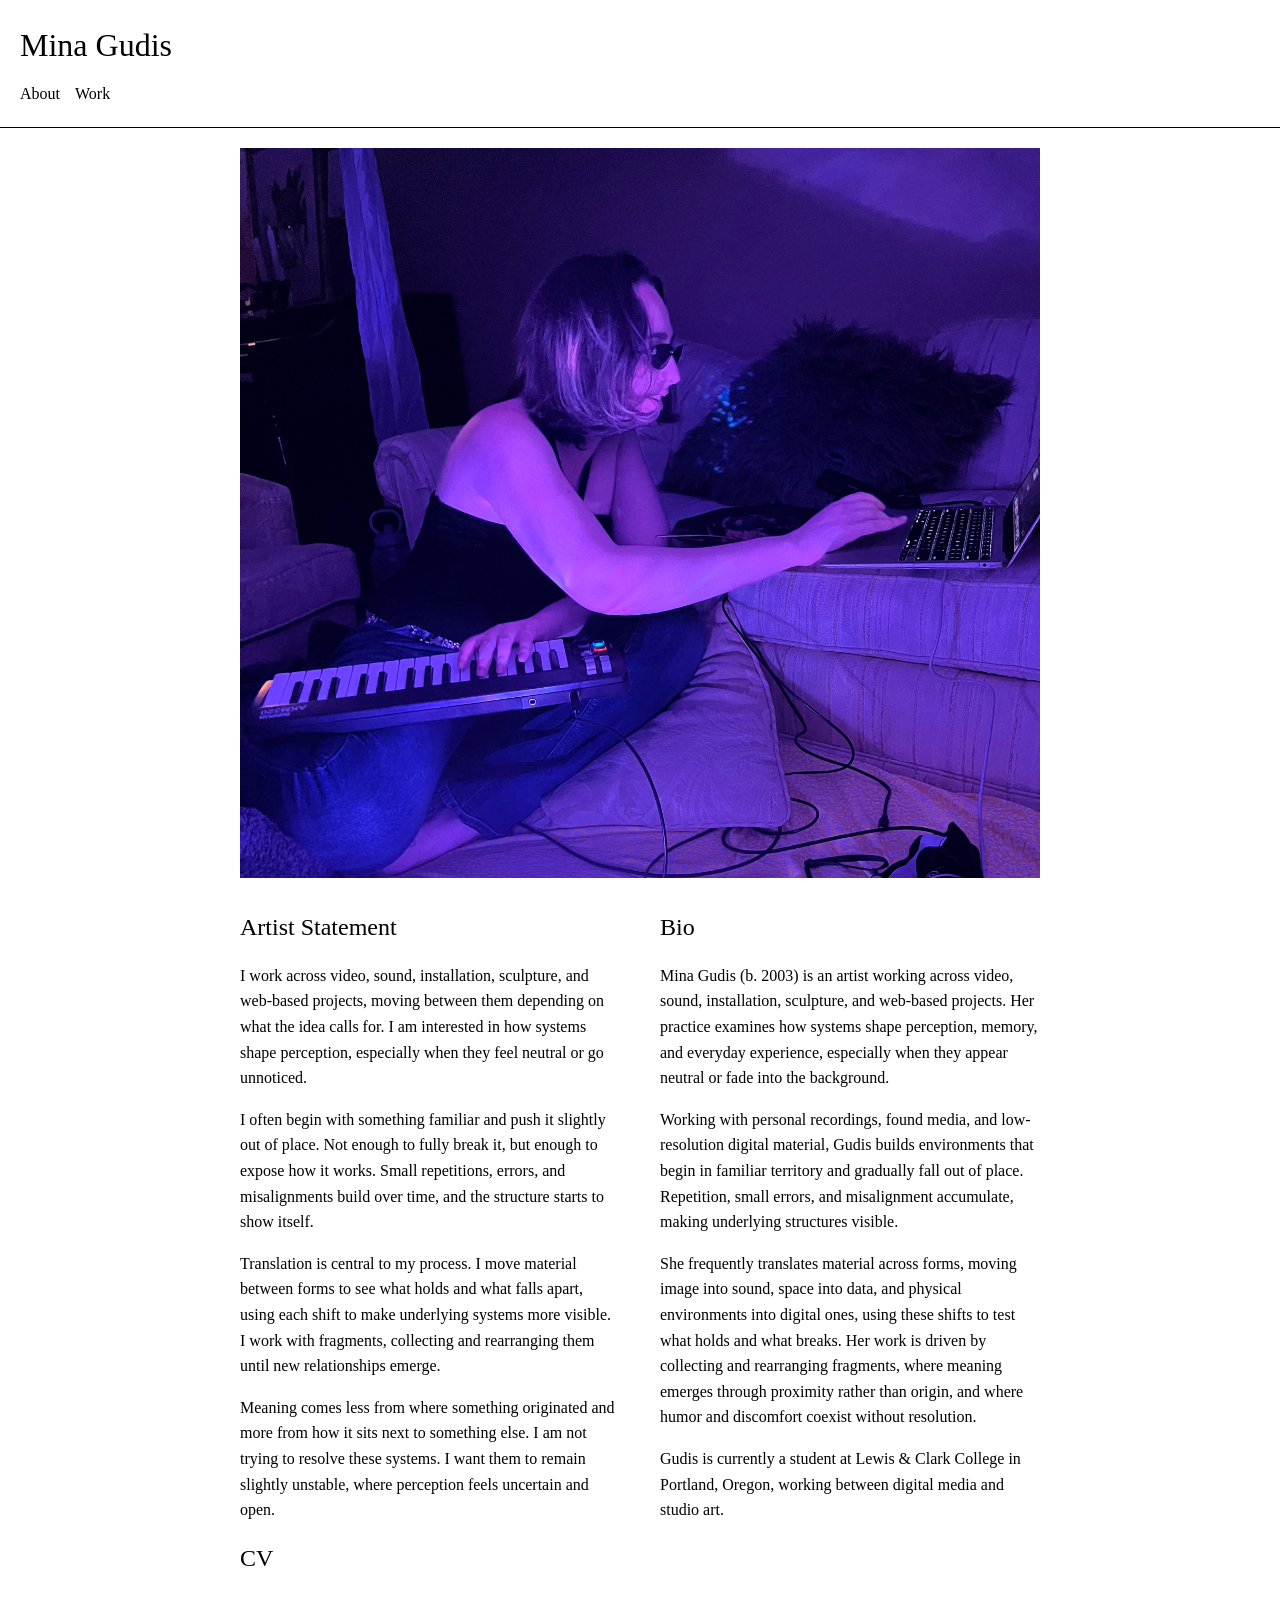
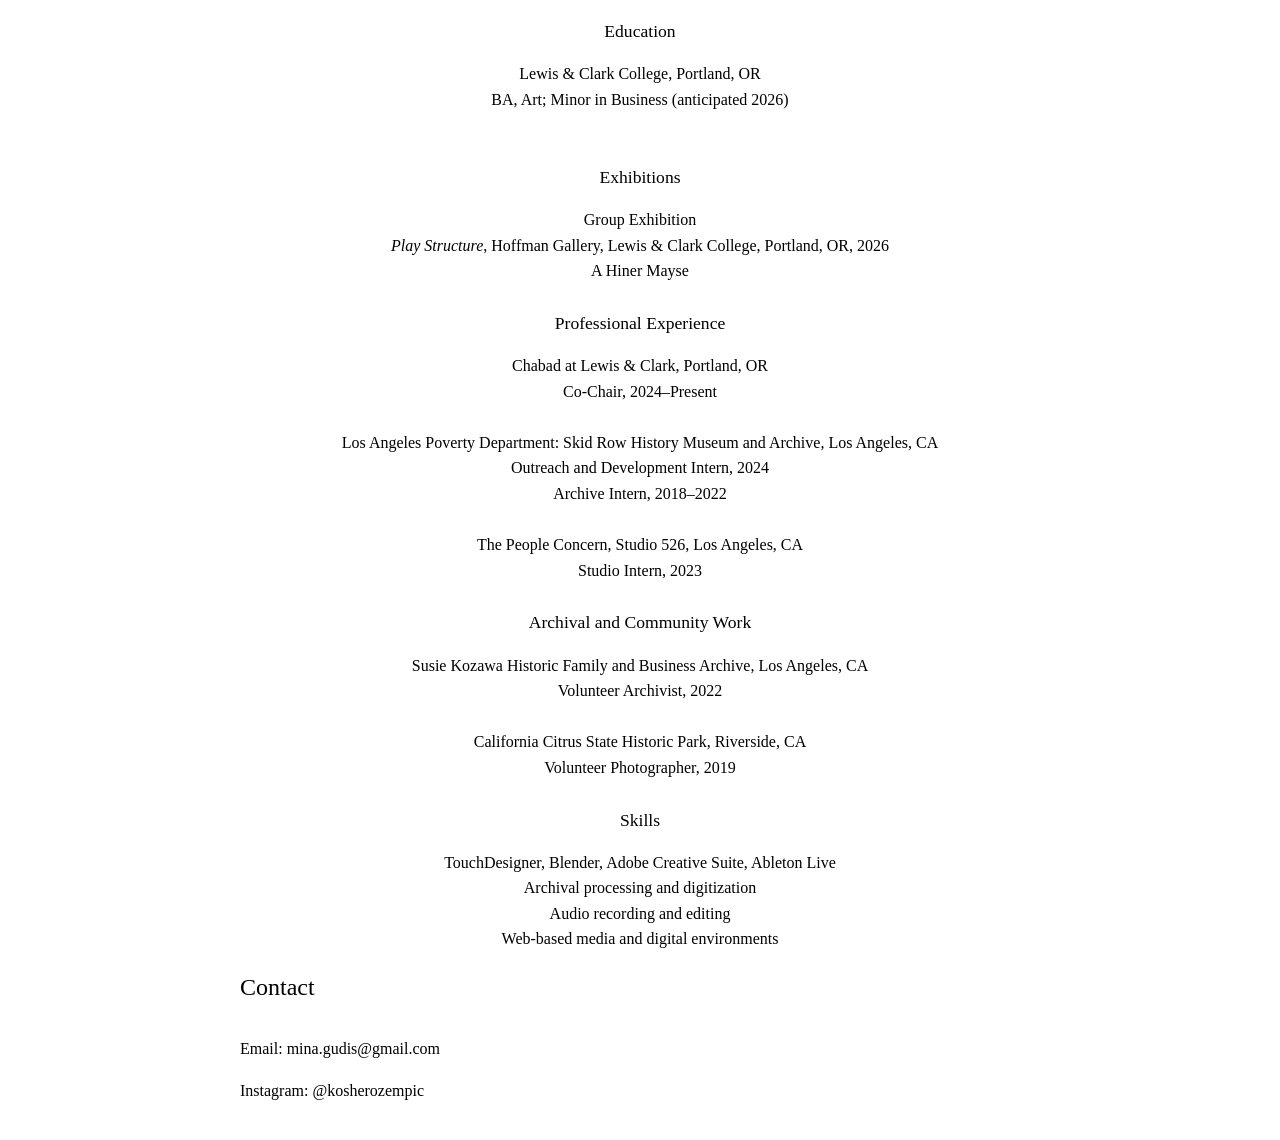
<file: index.html>
<!DOCTYPE html>
<html lang="en">
<head>
  <meta charset="UTF-8">
  <meta name="viewport" content="width=device-width, initial-scale=1.0">
  <title>Mina Gudis</title>
  <link rel="stylesheet" href="style.css">
</head>

<body>

<header>
  <h1>Mina Gudis</h1>

  <nav>

    <!-- ABOUT DROPDOWN -->
    <div class="dropdown">
      <button class="dropbtn">About</button>
      <div class="dropdown-content">
        <a href="index.html#statement">Artist Statement</a>
        <a href="index.html#bio">Bio</a>
        <a href="index.html#cv">CV</a>
        <a href="index.html#contact">Contact</a>
      </div>
    </div>

    <!-- WORK DROPDOWN -->
    <div class="dropdown">
      <button class="dropbtn">Work</button>
      <div class="dropdown-content">
        <a href="video.html">Video</a>
        <a href="photo.html">Photo</a>
        <a href="sound.html">Sound</a>
        <a href="misc.html">Misc</a>
      </div>
    </div>

  </nav>

</header>

<main>

  <!-- IMAGE -->
  <img src="IMG_6686.jpeg" alt="Mina Gudis" class="top-image">

  <!-- TWO COLUMN SECTION -->
  <div class="two-column">

    <!-- ARTIST STATEMENT -->
    <div>
      <h2 id="statement">Artist Statement</h2>

      <p>
        I work across video, sound, installation, sculpture, and web-based projects, moving between them depending on what the idea calls for. I am interested in how systems shape perception, especially when they feel neutral or go unnoticed.
      </p>

      <p>
        I often begin with something familiar and push it slightly out of place. Not enough to fully break it, but enough to expose how it works. Small repetitions, errors, and misalignments build over time, and the structure starts to show itself.
      </p>

      <p>
        Translation is central to my process. I move material between forms to see what holds and what falls apart, using each shift to make underlying systems more visible. I work with fragments, collecting and rearranging them until new relationships emerge.
      </p>

      <p>
        Meaning comes less from where something originated and more from how it sits next to something else. I am not trying to resolve these systems. I want them to remain slightly unstable, where perception feels uncertain and open.
      </p>
    </div>

    <!-- BIO -->
    <div>
      <h2 id="bio">Bio</h2>

      <p>
        Mina Gudis (b. 2003) is an artist working across video, sound, installation, sculpture, and web-based projects. Her practice examines how systems shape perception, memory, and everyday experience, especially when they appear neutral or fade into the background.
      </p>

      <p>
        Working with personal recordings, found media, and low-resolution digital material, Gudis builds environments that begin in familiar territory and gradually fall out of place. Repetition, small errors, and misalignment accumulate, making underlying structures visible.
      </p>

      <p>
        She frequently translates material across forms, moving image into sound, space into data, and physical environments into digital ones, using these shifts to test what holds and what breaks. Her work is driven by collecting and rearranging fragments, where meaning emerges through proximity rather than origin, and where humor and discomfort coexist without resolution.
      </p>

      <p>
        Gudis is currently a student at Lewis &amp; Clark College in Portland, Oregon, working between digital media and studio art.
      </p>
    </div>

  </div>

  <!-- CV -->
  <h2 id="cv">CV</h2>

  <div class="cv">

    <h3>Education</h3>
    <p>
      Lewis &amp; Clark College, Portland, OR<br>
      BA, Art; Minor in Business (anticipated 2026)<br><br>
    </p>

    <h3>Exhibitions</h3>
    <p>
      Group Exhibition<br>
      <em>Play Structure</em>, Hoffman Gallery, Lewis &amp; Clark College, Portland, OR, 2026<br>
      A Hiner Mayse
    </p>

    <h3>Professional Experience</h3>
    <p>
      Chabad at Lewis &amp; Clark, Portland, OR<br>
      Co-Chair, 2024–Present<br><br>

      Los Angeles Poverty Department: Skid Row History Museum and Archive, Los Angeles, CA<br>
      Outreach and Development Intern, 2024<br>
      Archive Intern, 2018–2022<br><br>

      The People Concern, Studio 526, Los Angeles, CA<br>
      Studio Intern, 2023
    </p>

    <h3>Archival and Community Work</h3>
    <p>
      Susie Kozawa Historic Family and Business Archive, Los Angeles, CA<br>
      Volunteer Archivist, 2022<br><br>

      California Citrus State Historic Park, Riverside, CA<br>
      Volunteer Photographer, 2019
    </p>

    <h3>Skills</h3>
    <p>
      TouchDesigner, Blender, Adobe Creative Suite, Ableton Live<br>
      Archival processing and digitization<br>
      Audio recording and editing<br>
      Web-based media and digital environments
    </p>

  </div>

  <!-- CONTACT -->
  <h2 id="contact">Contact</h2>
  <div class="contact">
    <p>Email: mina.gudis@gmail.com</p>
    <p>Instagram: @kosherozempic</p>
  </div>

</main>

</body>
</html>
</file>
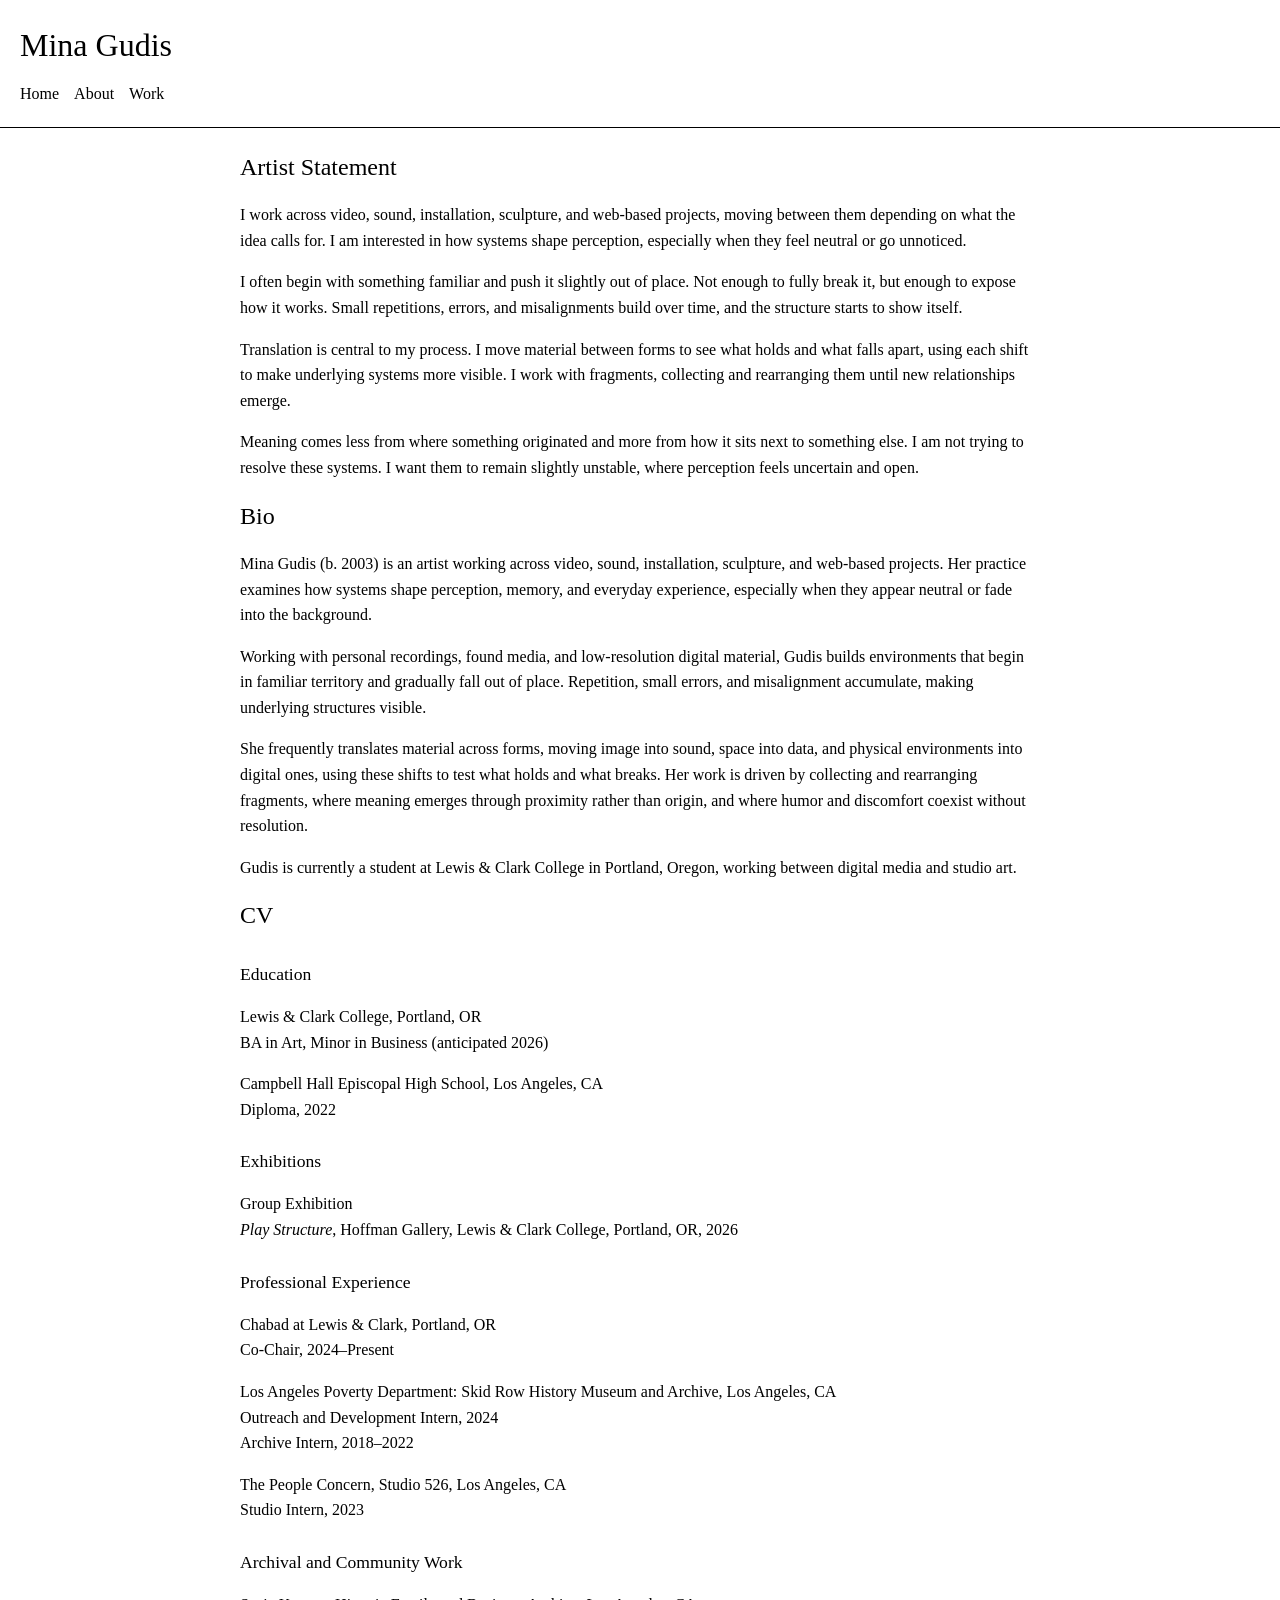
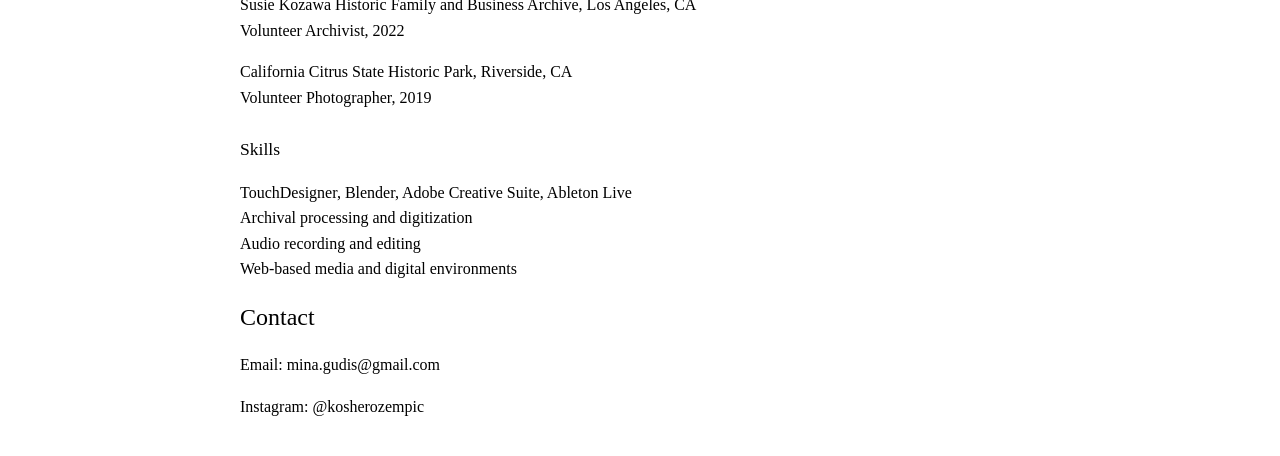
<file: about.html>
<!DOCTYPE html>
<html lang="en">
<head>
  <meta charset="UTF-8">
  <meta name="viewport" content="width=device-width, initial-scale=1.0">
  <title>About | Mina Gudis</title>
  <link rel="stylesheet" href="style.css">
</head>
<body>
  <header>
    <h1>Mina Gudis</h1>
    <nav>
      <a href="index.html">Home</a>
      <a href="about.html">About</a>
      <a href="work.html">Work</a>
    </nav>
  </header>

  <main>
    <h2>Artist Statement</h2>
    <p>
      I work across video, sound, installation, sculpture, and web-based projects, moving between them depending on what the idea calls for. I am interested in how systems shape perception, especially when they feel neutral or go unnoticed.
    </p>
    <p>
      I often begin with something familiar and push it slightly out of place. Not enough to fully break it, but enough to expose how it works. Small repetitions, errors, and misalignments build over time, and the structure starts to show itself.
    </p>
    <p>
      Translation is central to my process. I move material between forms to see what holds and what falls apart, using each shift to make underlying systems more visible. I work with fragments, collecting and rearranging them until new relationships emerge.
    </p>
    <p>
      Meaning comes less from where something originated and more from how it sits next to something else. I am not trying to resolve these systems. I want them to remain slightly unstable, where perception feels uncertain and open.
    </p>

    <h2>Bio</h2>
    <p>
      Mina Gudis (b. 2003) is an artist working across video, sound, installation, sculpture, and web-based projects. Her practice examines how systems shape perception, memory, and everyday experience, especially when they appear neutral or fade into the background.
    </p>
    <p>
      Working with personal recordings, found media, and low-resolution digital material, Gudis builds environments that begin in familiar territory and gradually fall out of place. Repetition, small errors, and misalignment accumulate, making underlying structures visible.
    </p>
    <p>
      She frequently translates material across forms, moving image into sound, space into data, and physical environments into digital ones, using these shifts to test what holds and what breaks. Her work is driven by collecting and rearranging fragments, where meaning emerges through proximity rather than origin, and where humor and discomfort coexist without resolution.
    </p>
    <p>
      Gudis is currently a student at Lewis & Clark College in Portland, Oregon, working between digital media and studio art.
    </p>

    <h2>CV</h2>

    <h3>Education</h3>
    <p>
      Lewis &amp; Clark College, Portland, OR<br>
      BA in Art, Minor in Business (anticipated 2026)
    </p>
    <p>
      Campbell Hall Episcopal High School, Los Angeles, CA<br>
      Diploma, 2022
    </p>

    <h3>Exhibitions</h3>
    <p>
      Group Exhibition<br>
      <em>Play Structure</em>, Hoffman Gallery, Lewis &amp; Clark College, Portland, OR, 2026
    </p>

    <h3>Professional Experience</h3>
    <p>
      Chabad at Lewis &amp; Clark, Portland, OR<br>
      Co-Chair, 2024–Present
    </p>
    <p>
      Los Angeles Poverty Department: Skid Row History Museum and Archive, Los Angeles, CA<br>
      Outreach and Development Intern, 2024<br>
      Archive Intern, 2018–2022
    </p>
    <p>
      The People Concern, Studio 526, Los Angeles, CA<br>
      Studio Intern, 2023
    </p>

    <h3>Archival and Community Work</h3>
    <p>
      Susie Kozawa Historic Family and Business Archive, Los Angeles, CA<br>
      Volunteer Archivist, 2022
    </p>
    <p>
      California Citrus State Historic Park, Riverside, CA<br>
      Volunteer Photographer, 2019
    </p>

    <h3>Skills</h3>
    <p>
      TouchDesigner, Blender, Adobe Creative Suite, Ableton Live<br>
      Archival processing and digitization<br>
      Audio recording and editing<br>
      Web-based media and digital environments
    </p>

    <h2>Contact</h2>
    <p>
      Email: mina.gudis@gmail.com
    </p>
    <p>
      Instagram: @kosherozempic
    </p>
  </main>
</body>
</html>
</file>
<file: style.css>
/* GENERAL PAGE STYLING */
body {
  font-family: "Times New Roman", Times, serif;
  margin: 0;
  padding: 0;
  background: white;
  color: black;
  line-height: 1.6;
}

/* HEADER */
header {
  padding: 20px;
  border-bottom: 1px solid black;
}

/* NAME AT TOP */
h1 {
  margin: 0 0 10px 0;
  font-size: 2rem;
  font-weight: normal;
}

/* NAVIGATION */
nav {
  display: flex;
  align-items: center;
  gap: 15px;
}

nav a {
  text-decoration: none;
  color: black;
}

nav a:hover {
  text-decoration: underline;
}

/* DROPDOWN MENU */
.dropdown {
  display: inline-block;
  position: relative;
}

.dropbtn {
  background: none;
  border: none;
  font-family: "Times New Roman", Times, serif;
  font-size: 1rem;
  color: black;
  cursor: pointer;
  padding: 0;
}

.dropbtn:hover {
  text-decoration: underline;
}

.dropdown-content {
  display: none;
  position: absolute;
  background: white;
  border: 1px solid black;
  min-width: 170px;
  z-index: 10;
}

.dropdown-content a {
  display: block;
  padding: 8px 12px;
  text-decoration: none;
  color: black;
}

.dropdown-content a:hover {
  background: #f2f2f2;
}

.dropdown:hover .dropdown-content {
  display: block;
}

/* MAIN CONTENT AREA */
main {
  max-width: 800px;
  margin: 0 auto;
  padding: 20px;
}

/* TOP IMAGE */
.top-image {
  display: block;
  width: 100%;
  height: auto;
  margin: 0 0 30px 0;
}

/* TWO COLUMNS FOR STATEMENT + BIO */
.two-column {
  display: grid;
  grid-template-columns: 1fr 1fr;
  gap: 40px;
  align-items: start;
}

/* HEADINGS */
h2 {
  margin-top: 0;
  margin-bottom: 15px;
  font-size: 1.5rem;
  font-weight: normal;
}

h3 {
  margin-top: 25px;
  margin-bottom: 10px;
  font-size: 1.1rem;
  font-weight: normal;
}

/* PARAGRAPHS */
p {
  margin-bottom: 16px;
  text-align: left;
}

/* CV SECTION */
.cv {
  text-align: center;
  margin-top: 40px;
}

.cv p {
  text-align: center;
}

/* CONTACT */
.contact {
  text-align: center;
  margin-top: 30px;
}

/* LINKS */
a {
  color: black;
}

a:hover {
  text-decoration: underline;
}

/* LISTS */
ul {
  list-style: none;
  padding: 0;
}

li {
  margin-bottom: 10px;
}

/* MOBILE FRIENDLY */
@media (max-width: 700px) {
  .two-column {
    grid-template-columns: 1fr;
    gap: 20px;
  }

  header {
    padding: 15px;
  }

  main {
    padding: 15px;
  }
}
/* PROJECT LAYOUT */
.project {
  display: grid;
  grid-template-columns: 1fr 1fr;
  gap: 40px;
  margin-top: 40px;
}

/* VIDEO */
.project-media video {
  width: 100%;
  height: auto;
}

/* TEXT BLOCK */
.project-info {
  max-width: 500px;
}

/* TITLE */
.project-info h3 {
  margin-top: 0;
  font-weight: normal;
}

/* MEDIUM */
.medium {
  margin-top: 5px;
  margin-bottom: 15px;
}

/* MOBILE */
@media (max-width: 700px) {
  .project {
    grid-template-columns: 1fr;
  }
}
</file>
